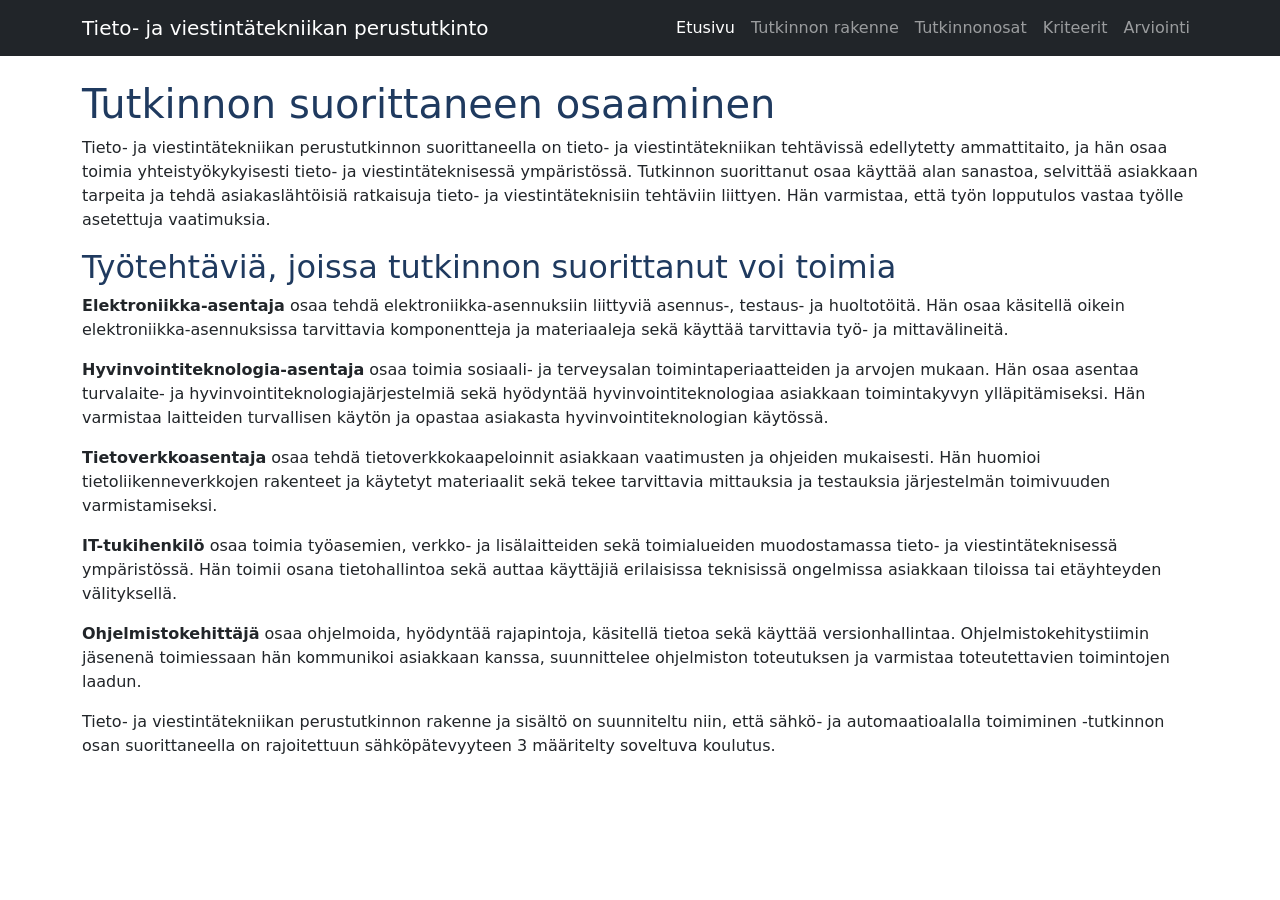
<file: index.html>
<!DOCTYPE html>
<html lang="fi">
<head>
  <meta charset="UTF-8">
  <meta name="viewport" content="width=device-width, initial-scale=1">
  <title>TVT Perustutkinto</title>
  <link href="https://cdn.jsdelivr.net/npm/bootstrap@5.3.3/dist/css/bootstrap.min.css" rel="stylesheet">
  <link rel="stylesheet" href="style.css">
</head>
<body>
  <header>
    <nav class="navbar navbar-expand-lg navbar-dark bg-dark">
      <div class="container">
        <a class="navbar-brand" href="index.html">Tieto- ja viestintätekniikan perustutkinto</a>
        <button class="navbar-toggler" type="button" data-bs-toggle="collapse" data-bs-target="#paavalikko" aria-controls="paavalikko" aria-expanded="false" aria-label="Avaa valikko">
          <span class="navbar-toggler-icon"></span>
        </button>
        <div class="collapse navbar-collapse" id="paavalikko">
          <ul class="navbar-nav ms-auto">
            <li class="nav-item"><a class="nav-link active" aria-current="page" href="index.html">Etusivu</a></li>
            <li class="nav-item"><a class="nav-link" href="tutkinnon-muodostuminen.html">Tutkinnon rakenne</a></li>
            <li class="nav-item"><a class="nav-link" href="tutkinnonosat.html">Tutkinnonosat</a></li>
            <li class="nav-item"><a class="nav-link" href="kriteerit.html">Kriteerit</a></li>
            <li class="nav-item"><a class="nav-link" href="osaamisen-arviointi.html">Arviointi</a></li>
          </ul>
        </div>
      </div>
    </nav>
  </header>

  <main class="container my-4">
    <h1>Tutkinnon suorittaneen osaaminen</h1>
    <p>
      Tieto- ja viestintätekniikan perustutkinnon suorittaneella on tieto- ja viestintätekniikan tehtävissä edellytetty ammattitaito, ja hän osaa toimia yhteistyökykyisesti tieto- ja viestintäteknisessä ympäristössä. Tutkinnon suorittanut osaa käyttää alan sanastoa, selvittää asiakkaan tarpeita ja tehdä asiakaslähtöisiä ratkaisuja tieto- ja viestintäteknisiin tehtäviin liittyen. Hän varmistaa, että työn lopputulos vastaa työlle asetettuja vaatimuksia.
    </p>

    <h2>Työtehtäviä, joissa tutkinnon suorittanut voi toimia</h2>
    <p>
      <strong>Elektroniikka-asentaja</strong> osaa tehdä elektroniikka-asennuksiin liittyviä asennus-, testaus- ja huoltotöitä. Hän osaa käsitellä oikein elektroniikka-asennuksissa tarvittavia komponentteja ja materiaaleja sekä käyttää tarvittavia työ- ja mittavälineitä.
    </p>

    <p>
      <strong>Hyvinvointiteknologia-asentaja</strong> osaa toimia sosiaali- ja terveysalan toimintaperiaatteiden ja arvojen mukaan. Hän osaa asentaa turvalaite- ja hyvinvointiteknologiajärjestelmiä sekä hyödyntää hyvinvointiteknologiaa asiakkaan toimintakyvyn ylläpitämiseksi. Hän varmistaa laitteiden turvallisen käytön ja opastaa asiakasta hyvinvointiteknologian käytössä.
    </p>

    <p>
      <strong>Tietoverkkoasentaja</strong> osaa tehdä tietoverkkokaapeloinnit asiakkaan vaatimusten ja ohjeiden mukaisesti. Hän huomioi tietoliikenneverkkojen rakenteet ja käytetyt materiaalit sekä tekee tarvittavia mittauksia ja testauksia järjestelmän toimivuuden varmistamiseksi.
    </p>

    <p>
      <strong>IT-tukihenkilö</strong> osaa toimia työasemien, verkko- ja lisälaitteiden sekä toimialueiden muodostamassa tieto- ja viestintäteknisessä ympäristössä. Hän toimii osana tietohallintoa sekä auttaa käyttäjiä erilaisissa teknisissä ongelmissa asiakkaan tiloissa tai etäyhteyden välityksellä.
    </p>

    <p>
      <strong>Ohjelmistokehittäjä</strong> osaa ohjelmoida, hyödyntää rajapintoja, käsitellä tietoa sekä käyttää versionhallintaa. Ohjelmistokehitystiimin jäsenenä toimiessaan hän kommunikoi asiakkaan kanssa, suunnittelee ohjelmiston toteutuksen ja varmistaa toteutettavien toimintojen laadun.
    </p>

    <p>
      Tieto- ja viestintätekniikan perustutkinnon rakenne ja sisältö on suunniteltu niin, että sähkö- ja automaatioalalla toimiminen -tutkinnon osan suorittaneella on rajoitettuun sähköpätevyyteen 3 määritelty soveltuva koulutus.
    </p>
  </main>


  <script src="https://cdn.jsdelivr.net/npm/bootstrap@5.3.3/dist/js/bootstrap.bundle.min.js"></script>
</body>
</html>
</file>
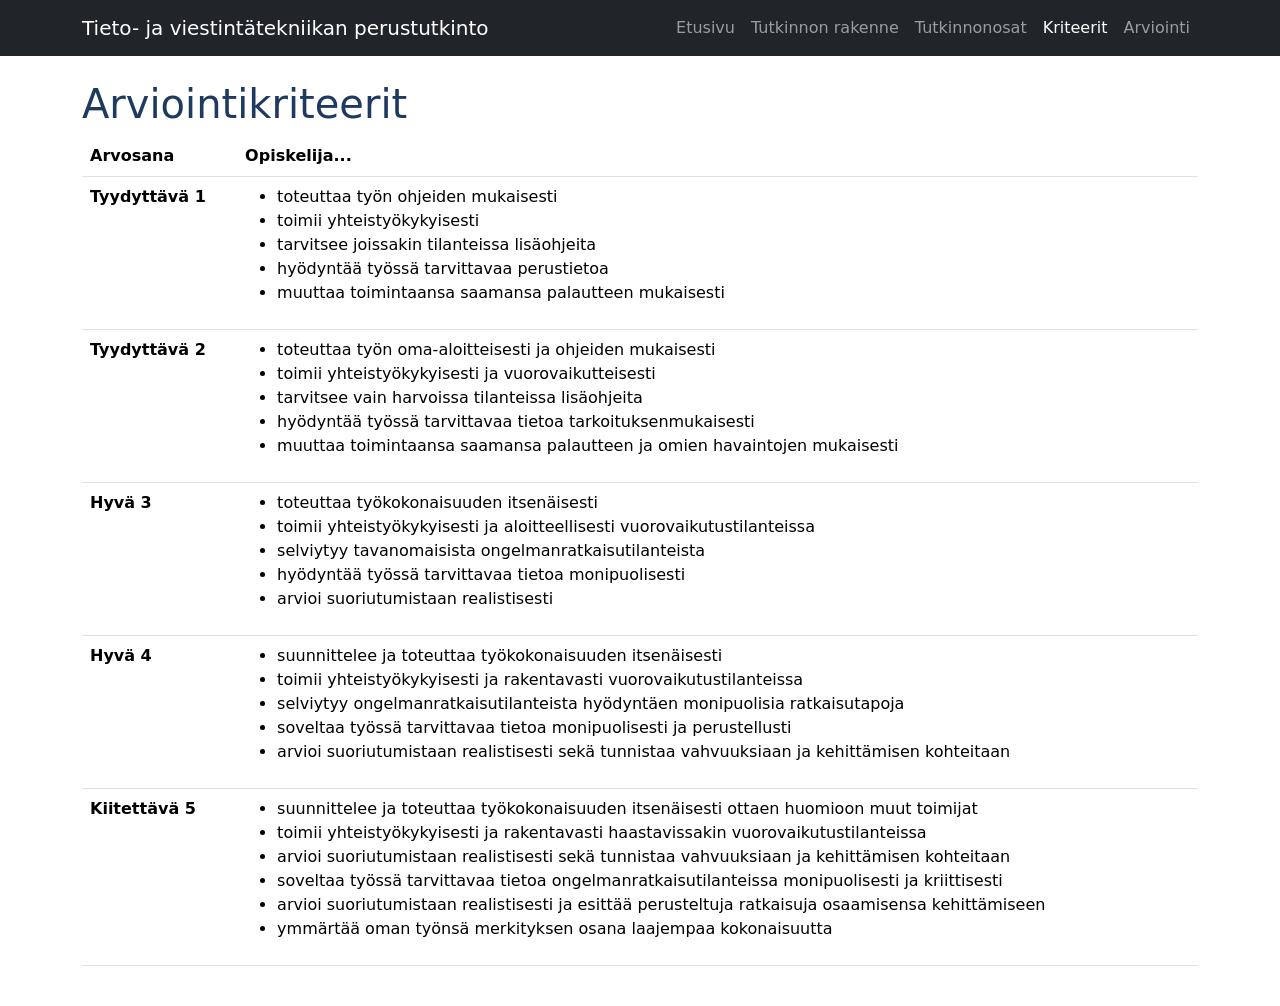
<file: kriteerit.html>
<!DOCTYPE html>
<html lang="fi">
<head>
  <meta charset="UTF-8">
  <meta name="viewport" content="width=device-width, initial-scale=1">
  <title>TVT Perustutkinto</title>
  <link href="https://cdn.jsdelivr.net/npm/bootstrap@5.3.3/dist/css/bootstrap.min.css" rel="stylesheet">
  <link rel="stylesheet" href="style.css">
</head>
<body>
  <header>
    <nav class="navbar navbar-expand-lg navbar-dark bg-dark">
      <div class="container">
        <a class="navbar-brand" href="index.html">Tieto- ja viestintätekniikan perustutkinto</a>
        <button class="navbar-toggler" type="button" data-bs-toggle="collapse" data-bs-target="#paavalikko" aria-controls="paavalikko" aria-expanded="false" aria-label="Avaa valikko">
          <span class="navbar-toggler-icon"></span>
        </button>
        <div class="collapse navbar-collapse" id="paavalikko">
          <ul class="navbar-nav ms-auto">
            <li class="nav-item"><a class="nav-link" href="index.html">Etusivu</a></li>
            <li class="nav-item"><a class="nav-link" href="tutkinnon-muodostuminen.html">Tutkinnon rakenne</a></li>
            <li class="nav-item"><a class="nav-link" href="tutkinnonosat.html">Tutkinnonosat</a></li>
            <li class="nav-item"><a class="nav-link active" aria-current="page" href="kriteerit.html">Kriteerit</a></li>
            <li class="nav-item"><a class="nav-link" href="osaamisen-arviointi.html">Arviointi</a></li>
          </ul>
        </div>
      </div>
    </nav>
  </header>

  <main class="container my-4">
    <h1>Arviointikriteerit</h1>

    <div class="table-responsive">
      <table class="table">
        <thead>
          <tr>
            <th scope="col">Arvosana</th>
            <th scope="col">Opiskelija...</th>
          </tr>
        </thead>
        <tbody>
          <tr>
            <th scope="row">Tyydyttävä 1</th>
            <td>
              <ul>
                <li>toteuttaa työn ohjeiden mukaisesti</li>
                <li>toimii yhteistyökykyisesti</li>
                <li>tarvitsee joissakin tilanteissa lisäohjeita</li>
                <li>hyödyntää työssä tarvittavaa perustietoa</li>
                <li>muuttaa toimintaansa saamansa palautteen mukaisesti</li>
              </ul>
            </td>
          </tr>
          <tr>
            <th scope="row">Tyydyttävä 2</th>
            <td>
              <ul>
                <li>toteuttaa työn oma-aloitteisesti ja ohjeiden mukaisesti</li>
                <li>toimii yhteistyökykyisesti ja vuorovaikutteisesti</li>
                <li>tarvitsee vain harvoissa tilanteissa lisäohjeita</li>
                <li>hyödyntää työssä tarvittavaa tietoa tarkoituksenmukaisesti</li>
                <li>muuttaa toimintaansa saamansa palautteen ja omien havaintojen mukaisesti</li>
              </ul>
            </td>
          </tr>
          <tr>
            <th scope="row">Hyvä 3</th>
            <td>
              <ul>
                <li>toteuttaa työkokonaisuuden itsenäisesti</li>
                <li>toimii yhteistyökykyisesti ja aloitteellisesti vuorovaikutustilanteissa</li>
                <li>selviytyy tavanomaisista ongelmanratkaisutilanteista</li>
                <li>hyödyntää työssä tarvittavaa tietoa monipuolisesti</li>
                <li>arvioi suoriutumistaan realistisesti</li>
              </ul>
            </td>
          </tr>
          <tr>
            <th scope="row">Hyvä 4</th>
            <td>
              <ul>
                <li>suunnittelee ja toteuttaa työkokonaisuuden itsenäisesti</li>
                <li>toimii yhteistyökykyisesti ja rakentavasti vuorovaikutustilanteissa</li>
                <li>selviytyy ongelmanratkaisutilanteista hyödyntäen monipuolisia ratkaisutapoja</li>
                <li>soveltaa työssä tarvittavaa tietoa monipuolisesti ja perustellusti</li>
                <li>arvioi suoriutumistaan realistisesti sekä tunnistaa vahvuuksiaan ja kehittämisen kohteitaan</li>
              </ul>
            </td>
          </tr>
          <tr>
            <th scope="row">Kiitettävä 5</th>
            <td>
              <ul>
                <li>suunnittelee ja toteuttaa työkokonaisuuden itsenäisesti ottaen huomioon muut toimijat</li>
                <li>toimii yhteistyökykyisesti ja rakentavasti haastavissakin vuorovaikutustilanteissa</li>
                <li>arvioi suoriutumistaan realistisesti sekä tunnistaa vahvuuksiaan ja kehittämisen kohteitaan</li>
                <li>soveltaa työssä tarvittavaa tietoa ongelmanratkaisutilanteissa monipuolisesti ja kriittisesti</li>
                <li>arvioi suoriutumistaan realistisesti ja esittää perusteltuja ratkaisuja osaamisensa kehittämiseen</li>
                <li>ymmärtää oman työnsä merkityksen osana laajempaa kokonaisuutta</li>
              </ul>
            </td>
          </tr>
        </tbody>
      </table>
    </div>
  </main>


  <script src="https://cdn.jsdelivr.net/npm/bootstrap@5.3.3/dist/js/bootstrap.bundle.min.js"></script>
</body>
</html>
</file>
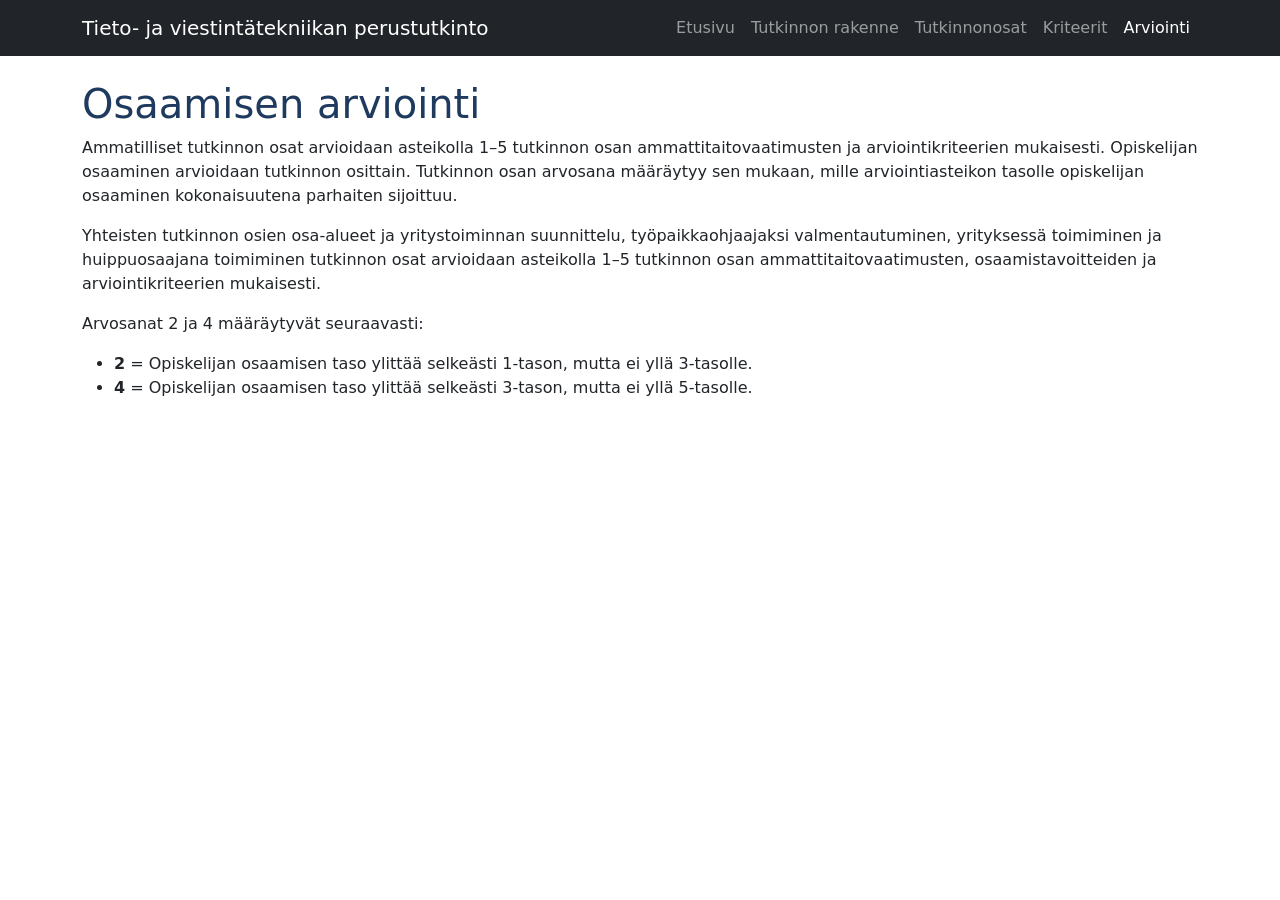
<file: osaamisen-arviointi.html>
<!DOCTYPE html>
<html lang="fi">
<head>
  <meta charset="UTF-8">
  <meta name="viewport" content="width=device-width, initial-scale=1">
  <title>TVT Perustutkinto</title>
  <link href="https://cdn.jsdelivr.net/npm/bootstrap@5.3.3/dist/css/bootstrap.min.css" rel="stylesheet">
  <link rel="stylesheet" href="style.css">
</head>
<body>
  <header>
    <nav class="navbar navbar-expand-lg navbar-dark bg-dark">
      <div class="container">
        <a class="navbar-brand" href="index.html">Tieto- ja viestintätekniikan perustutkinto</a>
        <button class="navbar-toggler" type="button" data-bs-toggle="collapse" data-bs-target="#paavalikko" aria-controls="paavalikko" aria-expanded="false" aria-label="Avaa valikko">
          <span class="navbar-toggler-icon"></span>
        </button>
        <div class="collapse navbar-collapse" id="paavalikko">
          <ul class="navbar-nav ms-auto">
            <li class="nav-item"><a class="nav-link" href="index.html">Etusivu</a></li>
            <li class="nav-item"><a class="nav-link" href="tutkinnon-muodostuminen.html">Tutkinnon rakenne</a></li>
            <li class="nav-item"><a class="nav-link" href="tutkinnonosat.html">Tutkinnonosat</a></li>
            <li class="nav-item"><a class="nav-link" href="kriteerit.html">Kriteerit</a></li>
            <li class="nav-item"><a class="nav-link active" aria-current="page" href="osaamisen-arviointi.html">Arviointi</a></li>
          </ul>
        </div>
      </div>
    </nav>
  </header>

  <main class="container my-4">
    <h1>Osaamisen arviointi</h1>

    <p>
      Ammatilliset tutkinnon osat arvioidaan asteikolla 1–5 tutkinnon osan ammattitaitovaatimusten ja arviointikriteerien mukaisesti. Opiskelijan osaaminen arvioidaan tutkinnon osittain. Tutkinnon osan arvosana määräytyy sen mukaan, mille arviointiasteikon tasolle opiskelijan osaaminen kokonaisuutena parhaiten sijoittuu.
    </p>
    <p>
      Yhteisten tutkinnon osien osa-alueet ja yritystoiminnan suunnittelu, työpaikkaohjaajaksi valmentautuminen, yrityksessä toimiminen ja huippuosaajana toimiminen tutkinnon osat arvioidaan asteikolla 1–5 tutkinnon osan ammattitaitovaatimusten, osaamistavoitteiden ja arviointikriteerien mukaisesti.
    </p>
    <p>
      Arvosanat 2 ja 4 määräytyvät seuraavasti:
    </p>
    <ul>
      <li><strong>2</strong> = Opiskelijan osaamisen taso ylittää selkeästi 1-tason, mutta ei yllä 3-tasolle.</li>
      <li><strong>4</strong> = Opiskelijan osaamisen taso ylittää selkeästi 3-tason, mutta ei yllä 5-tasolle.</li>
    </ul>
  </main>


  <script src="https://cdn.jsdelivr.net/npm/bootstrap@5.3.3/dist/js/bootstrap.bundle.min.js"></script>
</body>
</html>
</file>
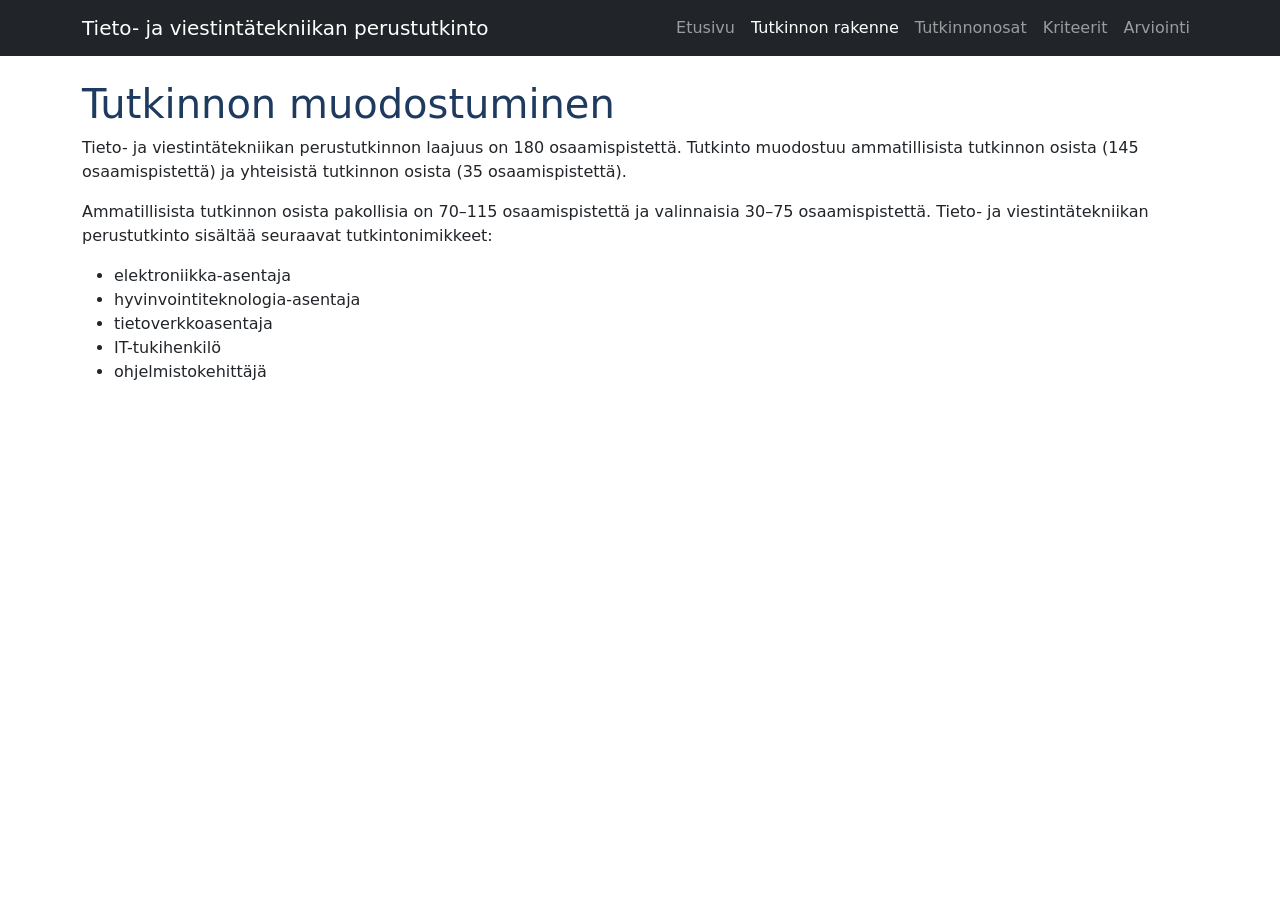
<file: tutkinnon-muodostuminen.html>
<!DOCTYPE html>
<html lang="fi">
<head>
  <meta charset="UTF-8">
  <meta name="viewport" content="width=device-width, initial-scale=1">
  <title>TVT Perustutkinto</title>
  <link href="https://cdn.jsdelivr.net/npm/bootstrap@5.3.3/dist/css/bootstrap.min.css" rel="stylesheet">
  <link rel="stylesheet" href="style.css">
</head>
<body>
  <header>
    <nav class="navbar navbar-expand-lg navbar-dark bg-dark">
      <div class="container">
        <a class="navbar-brand" href="index.html">Tieto- ja viestintätekniikan perustutkinto</a>
        <button class="navbar-toggler" type="button" data-bs-toggle="collapse" data-bs-target="#paavalikko" aria-controls="paavalikko" aria-expanded="false" aria-label="Avaa valikko">
          <span class="navbar-toggler-icon"></span>
        </button>
        <div class="collapse navbar-collapse" id="paavalikko">
          <ul class="navbar-nav ms-auto">
            <li class="nav-item"><a class="nav-link" href="index.html">Etusivu</a></li>
            <li class="nav-item"><a class="nav-link active" aria-current="page" href="tutkinnon-muodostuminen.html">Tutkinnon rakenne</a></li>
            <li class="nav-item"><a class="nav-link" href="tutkinnonosat.html">Tutkinnonosat</a></li>
            <li class="nav-item"><a class="nav-link" href="kriteerit.html">Kriteerit</a></li>
            <li class="nav-item"><a class="nav-link" href="osaamisen-arviointi.html">Arviointi</a></li>
          </ul>
        </div>
      </div>
    </nav>
  </header>

  <main class="container my-4">
    <h1>Tutkinnon muodostuminen</h1>

    <p>
      Tieto- ja viestintätekniikan perustutkinnon laajuus on 180 osaamispistettä. Tutkinto muodostuu ammatillisista tutkinnon osista (145 osaamispistettä) ja yhteisistä tutkinnon osista (35 osaamispistettä).
    </p>
    <p>
      Ammatillisista tutkinnon osista pakollisia on 70–115 osaamispistettä ja valinnaisia 30–75 osaamispistettä. Tieto- ja viestintätekniikan perustutkinto sisältää seuraavat tutkintonimikkeet:
    </p>
    <ul>
      <li>elektroniikka-asentaja</li>
      <li>hyvinvointiteknologia-asentaja</li>
      <li>tietoverkkoasentaja</li>
      <li>IT-tukihenkilö</li>
      <li>ohjelmistokehittäjä</li>
    </ul>
  </main>


  <script src="https://cdn.jsdelivr.net/npm/bootstrap@5.3.3/dist/js/bootstrap.bundle.min.js"></script>
</body>
</html>
</file>
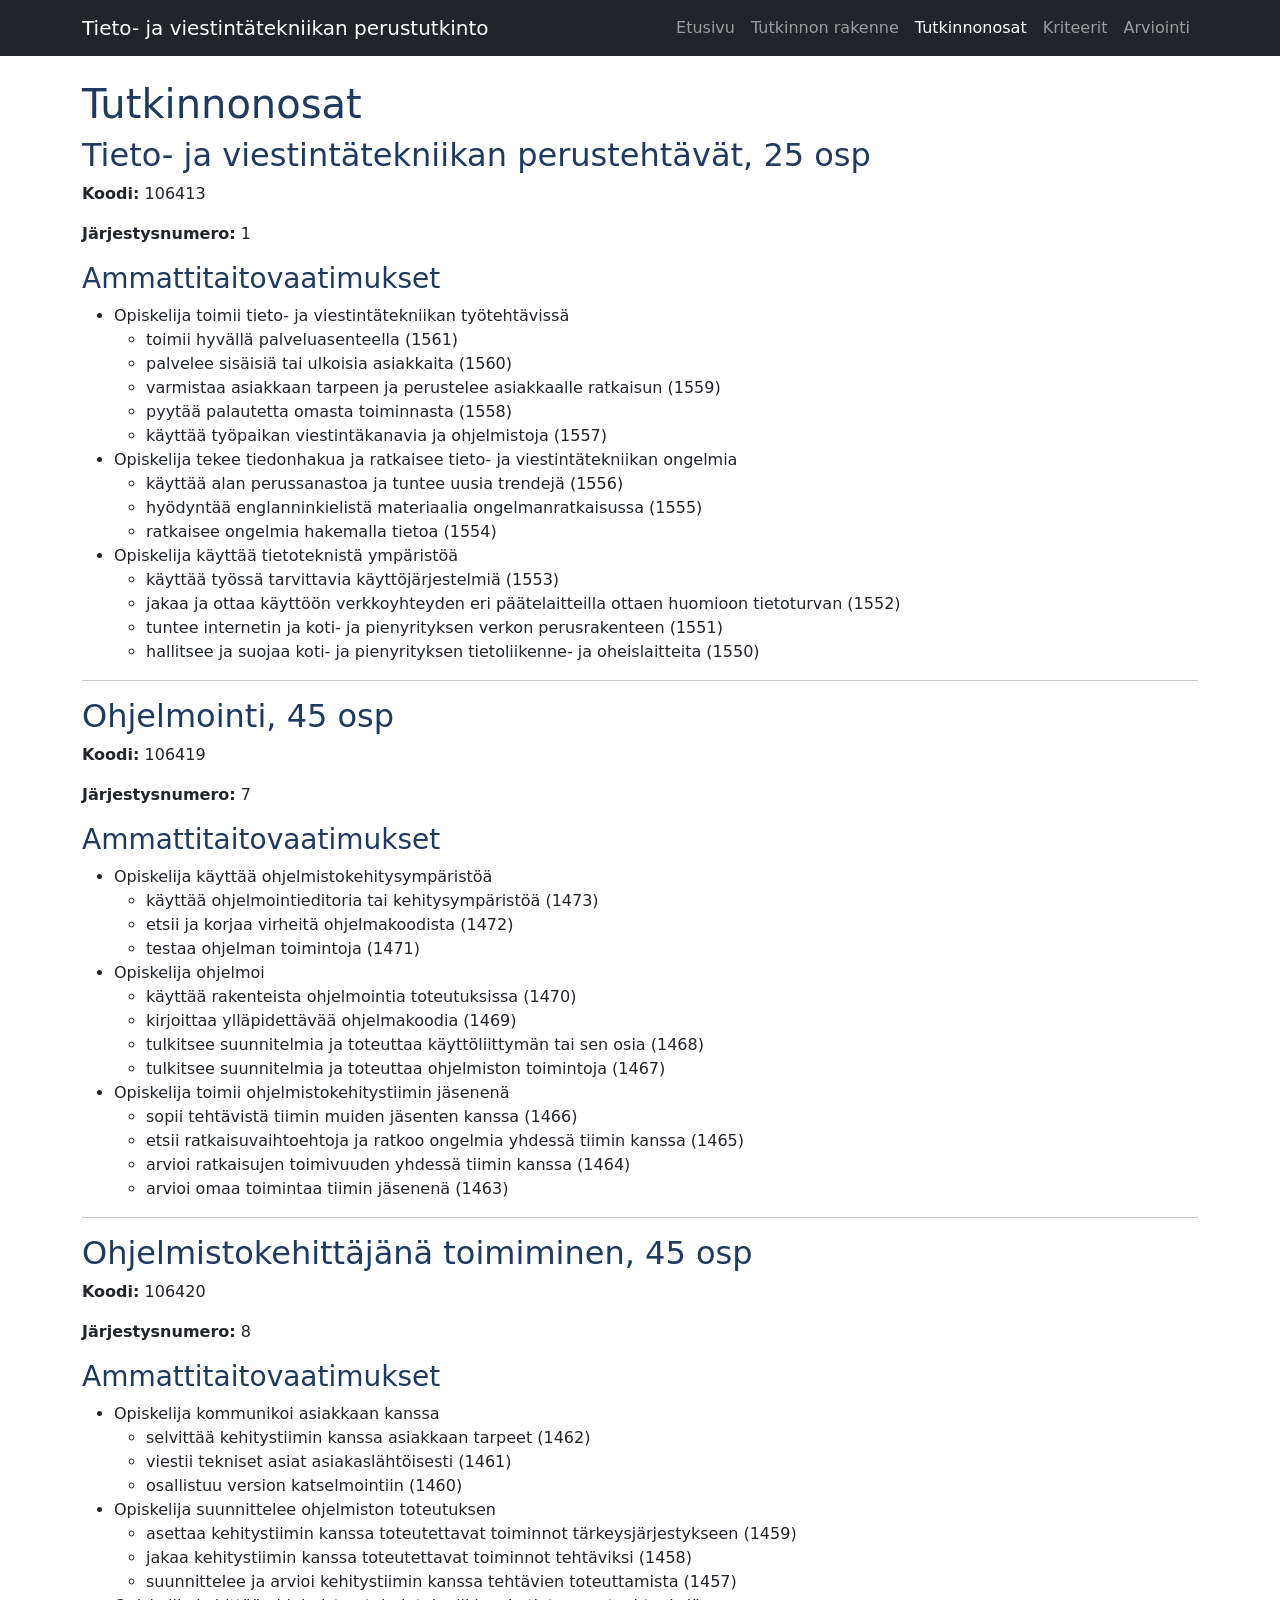
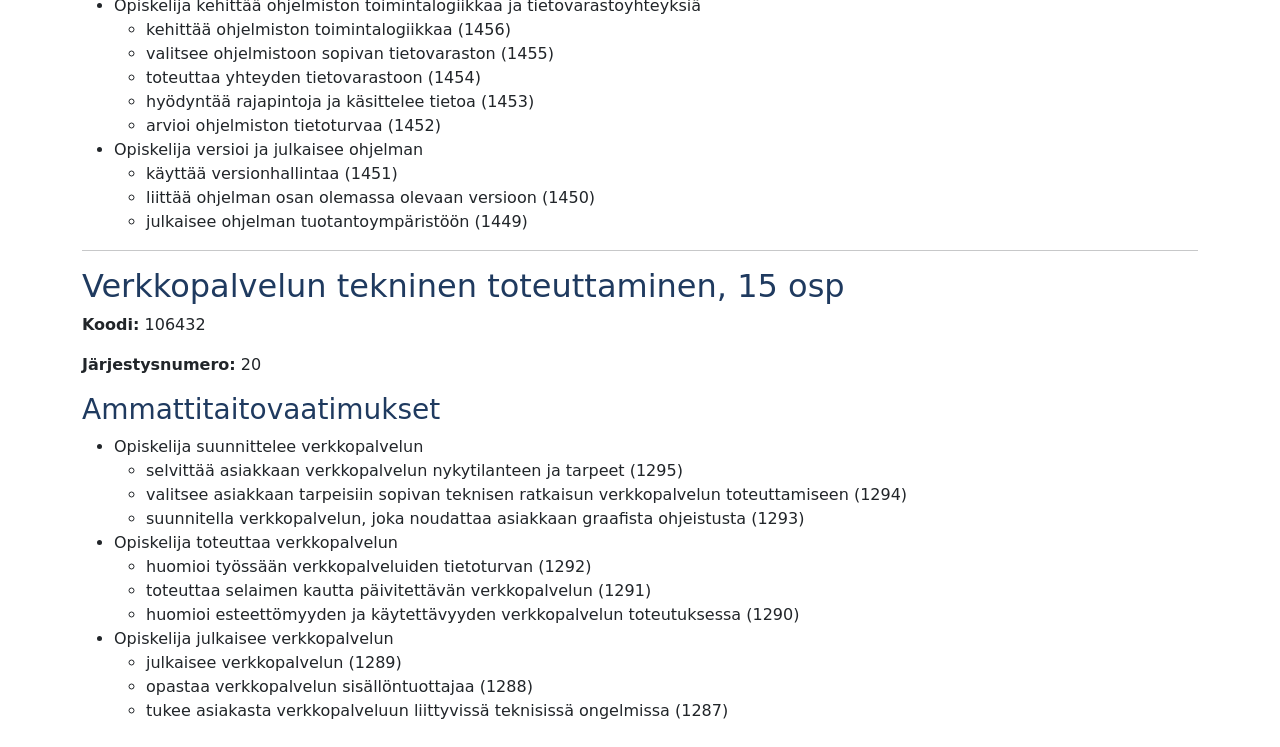
<file: tutkinnonosat.html>
<!DOCTYPE html>
<html lang="fi">
<head>
  <meta charset="UTF-8">
  <meta name="viewport" content="width=device-width, initial-scale=1">
  <title>TVT Perustutkinto</title>
  <link href="https://cdn.jsdelivr.net/npm/bootstrap@5.3.3/dist/css/bootstrap.min.css" rel="stylesheet">
  <link rel="stylesheet" href="style.css">
</head>
<body>
  <header>
    <nav class="navbar navbar-expand-lg navbar-dark bg-dark">
      <div class="container">
        <a class="navbar-brand" href="index.html">Tieto- ja viestintätekniikan perustutkinto</a>
        <button class="navbar-toggler" type="button" data-bs-toggle="collapse" data-bs-target="#paavalikko" aria-controls="paavalikko" aria-expanded="false" aria-label="Avaa valikko">
          <span class="navbar-toggler-icon"></span>
        </button>
        <div class="collapse navbar-collapse" id="paavalikko">
          <ul class="navbar-nav ms-auto">
            <li class="nav-item"><a class="nav-link" href="index.html">Etusivu</a></li>
            <li class="nav-item"><a class="nav-link" href="tutkinnon-muodostuminen.html">Tutkinnon rakenne</a></li>
            <li class="nav-item"><a class="nav-link active" aria-current="page" href="tutkinnonosat.html">Tutkinnonosat</a></li>
            <li class="nav-item"><a class="nav-link" href="kriteerit.html">Kriteerit</a></li>
            <li class="nav-item"><a class="nav-link" href="osaamisen-arviointi.html">Arviointi</a></li>
          </ul>
        </div>
      </div>
    </nav>
  </header>

  <main class="container my-4">
    <h1>Tutkinnonosat</h1>

    <section>
      <h2>Tieto- ja viestintätekniikan perustehtävät, 25 osp</h2>
      <p><strong>Koodi:</strong> 106413</p>
      <p><strong>Järjestysnumero:</strong> 1</p>
      <h3>Ammattitaitovaatimukset</h3>
      <ul>
        <li>Opiskelija toimii tieto- ja viestintätekniikan työtehtävissä
          <ul>
            <li>toimii hyvällä palveluasenteella (1561)</li>
            <li>palvelee sisäisiä tai ulkoisia asiakkaita (1560)</li>
            <li>varmistaa asiakkaan tarpeen ja perustelee asiakkaalle ratkaisun (1559)</li>
            <li>pyytää palautetta omasta toiminnasta (1558)</li>
            <li>käyttää työpaikan viestintäkanavia ja ohjelmistoja (1557)</li>
          </ul>
        </li>
        <li>Opiskelija tekee tiedonhakua ja ratkaisee tieto- ja viestintätekniikan ongelmia
          <ul>
            <li>käyttää alan perussanastoa ja tuntee uusia trendejä (1556)</li>
            <li>hyödyntää englanninkielistä materiaalia ongelmanratkaisussa (1555)</li>
            <li>ratkaisee ongelmia hakemalla tietoa (1554)</li>
          </ul>
        </li>
        <li>Opiskelija käyttää tietoteknistä ympäristöä
          <ul>
            <li>käyttää työssä tarvittavia käyttöjärjestelmiä (1553)</li>
            <li>jakaa ja ottaa käyttöön verkkoyhteyden eri päätelaitteilla ottaen huomioon tietoturvan (1552)</li>
            <li>tuntee internetin ja koti- ja pienyrityksen verkon perusrakenteen (1551)</li>
            <li>hallitsee ja suojaa koti- ja pienyrityksen tietoliikenne- ja oheislaitteita (1550)</li>
          </ul>
        </li>
      </ul>
    </section>

    <hr>

    <section>
      <h2>Ohjelmointi, 45 osp</h2>
      <p><strong>Koodi:</strong> 106419</p>
      <p><strong>Järjestysnumero:</strong> 7</p>
      <h3>Ammattitaitovaatimukset</h3>
      <ul>
        <li>Opiskelija käyttää ohjelmistokehitysympäristöä
          <ul>
            <li>käyttää ohjelmointieditoria tai kehitysympäristöä (1473)</li>
            <li>etsii ja korjaa virheitä ohjelmakoodista (1472)</li>
            <li>testaa ohjelman toimintoja (1471)</li>
          </ul>
        </li>
        <li>Opiskelija ohjelmoi
          <ul>
            <li>käyttää rakenteista ohjelmointia toteutuksissa (1470)</li>
            <li>kirjoittaa ylläpidettävää ohjelmakoodia (1469)</li>
            <li>tulkitsee suunnitelmia ja toteuttaa käyttöliittymän tai sen osia (1468)</li>
            <li>tulkitsee suunnitelmia ja toteuttaa ohjelmiston toimintoja (1467)</li>
          </ul>
        </li>
        <li>Opiskelija toimii ohjelmistokehitystiimin jäsenenä
          <ul>
            <li>sopii tehtävistä tiimin muiden jäsenten kanssa (1466)</li>
            <li>etsii ratkaisuvaihtoehtoja ja ratkoo ongelmia yhdessä tiimin kanssa (1465)</li>
            <li>arvioi ratkaisujen toimivuuden yhdessä tiimin kanssa (1464)</li>
            <li>arvioi omaa toimintaa tiimin jäsenenä (1463)</li>
          </ul>
        </li>
      </ul>
    </section>

    <hr>

    <section>
      <h2>Ohjelmistokehittäjänä toimiminen, 45 osp</h2>
      <p><strong>Koodi:</strong> 106420</p>
      <p><strong>Järjestysnumero:</strong> 8</p>
      <h3>Ammattitaitovaatimukset</h3>
      <ul>
        <li>Opiskelija kommunikoi asiakkaan kanssa
          <ul>
            <li>selvittää kehitystiimin kanssa asiakkaan tarpeet (1462)</li>
            <li>viestii tekniset asiat asiakaslähtöisesti (1461)</li>
            <li>osallistuu version katselmointiin (1460)</li>
          </ul>
        </li>
        <li>Opiskelija suunnittelee ohjelmiston toteutuksen
          <ul>
            <li>asettaa kehitystiimin kanssa toteutettavat toiminnot tärkeysjärjestykseen (1459)</li>
            <li>jakaa kehitystiimin kanssa toteutettavat toiminnot tehtäviksi (1458)</li>
            <li>suunnittelee ja arvioi kehitystiimin kanssa tehtävien toteuttamista (1457)</li>
          </ul>
        </li>
        <li>Opiskelija kehittää ohjelmiston toimintalogiikkaa ja tietovarastoyhteyksiä
          <ul>
            <li>kehittää ohjelmiston toimintalogiikkaa (1456)</li>
            <li>valitsee ohjelmistoon sopivan tietovaraston (1455)</li>
            <li>toteuttaa yhteyden tietovarastoon (1454)</li>
            <li>hyödyntää rajapintoja ja käsittelee tietoa (1453)</li>
            <li>arvioi ohjelmiston tietoturvaa (1452)</li>
          </ul>
        </li>
        <li>Opiskelija versioi ja julkaisee ohjelman
          <ul>
            <li>käyttää versionhallintaa (1451)</li>
            <li>liittää ohjelman osan olemassa olevaan versioon (1450)</li>
            <li>julkaisee ohjelman tuotantoympäristöön (1449)</li>
          </ul>
        </li>
      </ul>
    </section>

    <hr>

    <section>
      <h2>Verkkopalvelun tekninen toteuttaminen, 15 osp</h2>
      <p><strong>Koodi:</strong> 106432</p>
      <p><strong>Järjestysnumero:</strong> 20</p>
      <h3>Ammattitaitovaatimukset</h3>
      <ul>
        <li>Opiskelija suunnittelee verkkopalvelun
          <ul>
            <li>selvittää asiakkaan verkkopalvelun nykytilanteen ja tarpeet (1295)</li>
            <li>valitsee asiakkaan tarpeisiin sopivan teknisen ratkaisun verkkopalvelun toteuttamiseen (1294)</li>
            <li>suunnitella verkkopalvelun, joka noudattaa asiakkaan graafista ohjeistusta (1293)</li>
          </ul>
        </li>
        <li>Opiskelija toteuttaa verkkopalvelun
          <ul>
            <li>huomioi työssään verkkopalveluiden tietoturvan (1292)</li>
            <li>toteuttaa selaimen kautta päivitettävän verkkopalvelun (1291)</li>
            <li>huomioi esteettömyyden ja käytettävyyden verkkopalvelun toteutuksessa (1290)</li>
          </ul>
        </li>
        <li>Opiskelija julkaisee verkkopalvelun
          <ul>
            <li>julkaisee verkkopalvelun (1289)</li>
            <li>opastaa verkkopalvelun sisällöntuottajaa (1288)</li>
            <li>tukee asiakasta verkkopalveluun liittyvissä teknisissä ongelmissa (1287)</li>
          </ul>
        </li>
      </ul>
    </section>
  </main>


  <script src="https://cdn.jsdelivr.net/npm/bootstrap@5.3.3/dist/js/bootstrap.bundle.min.js"></script>
</body>
</html>
</file>
<file: style.css>
/* Bootstrap hoitaa perusmuotoilun, tässä vain pieni lisäys */

h1,
h2,
h3 {
  color: #1f3a5f;
}
</file>
